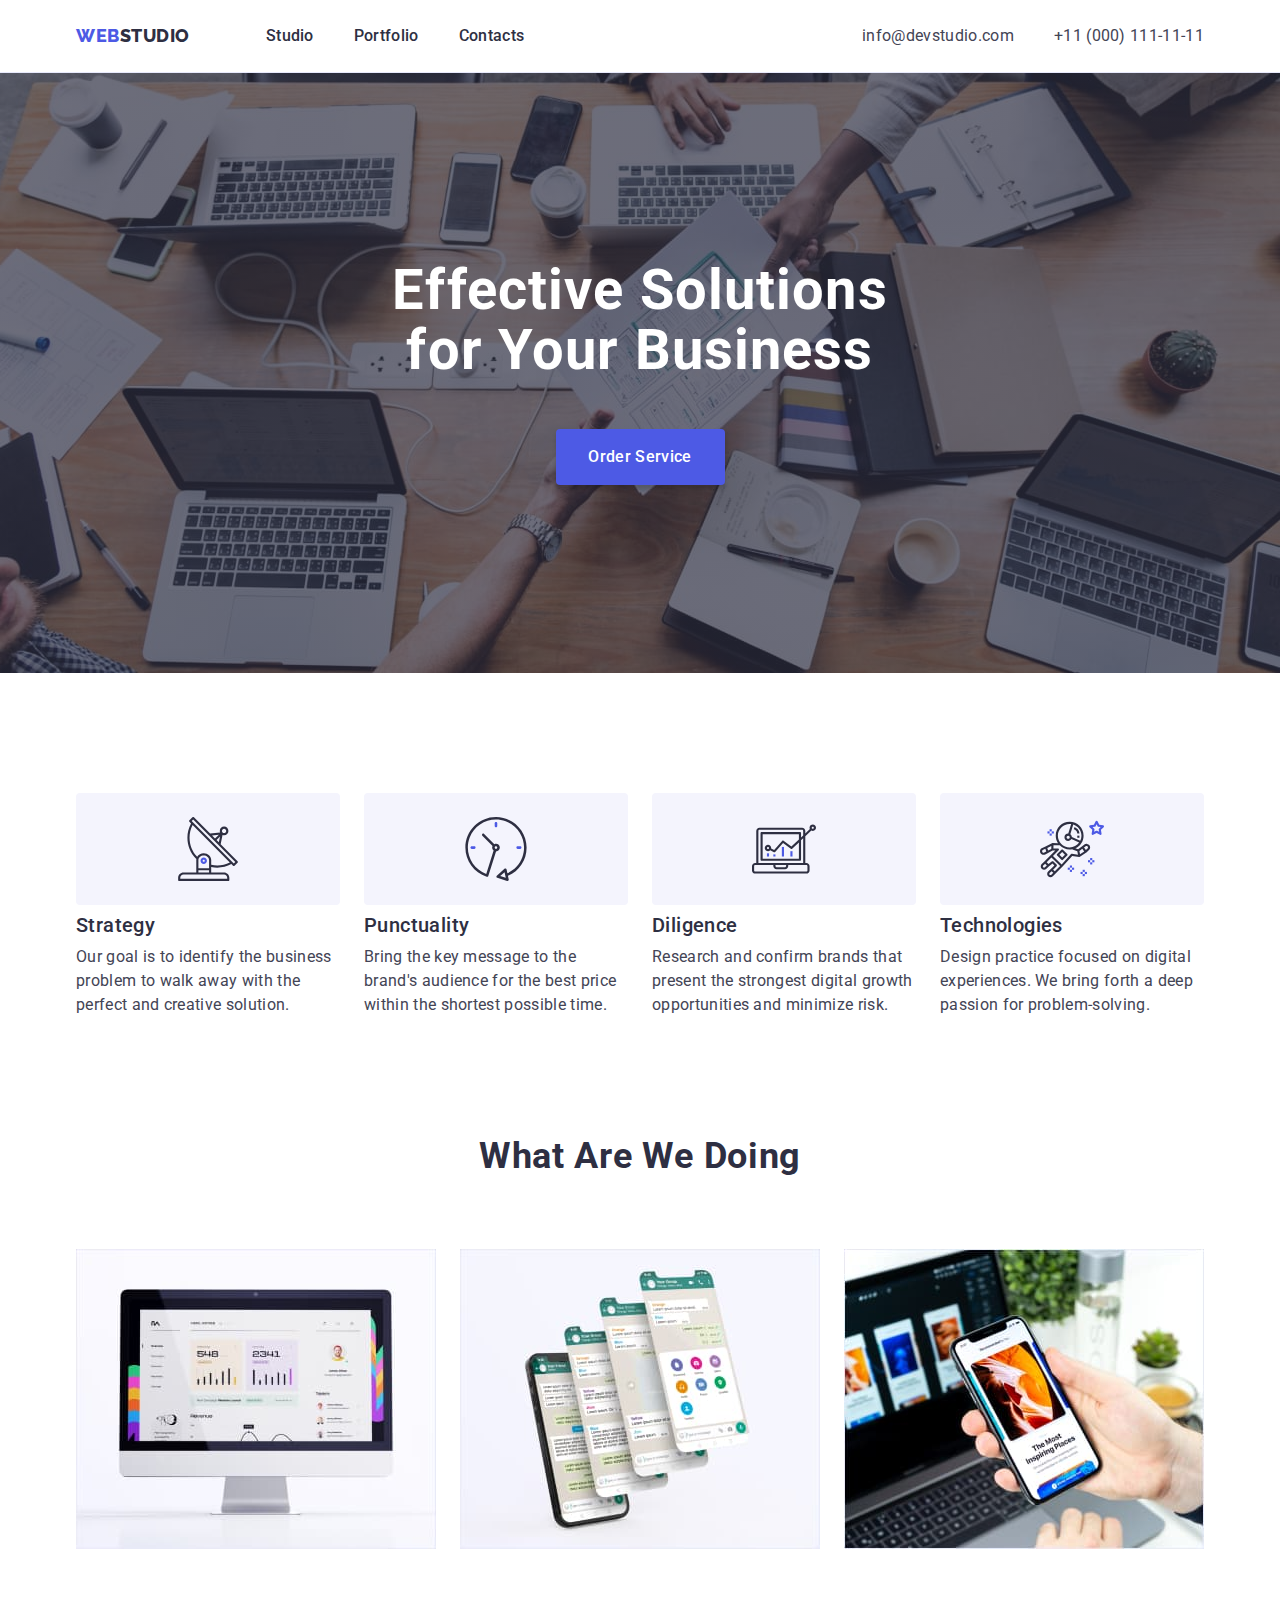
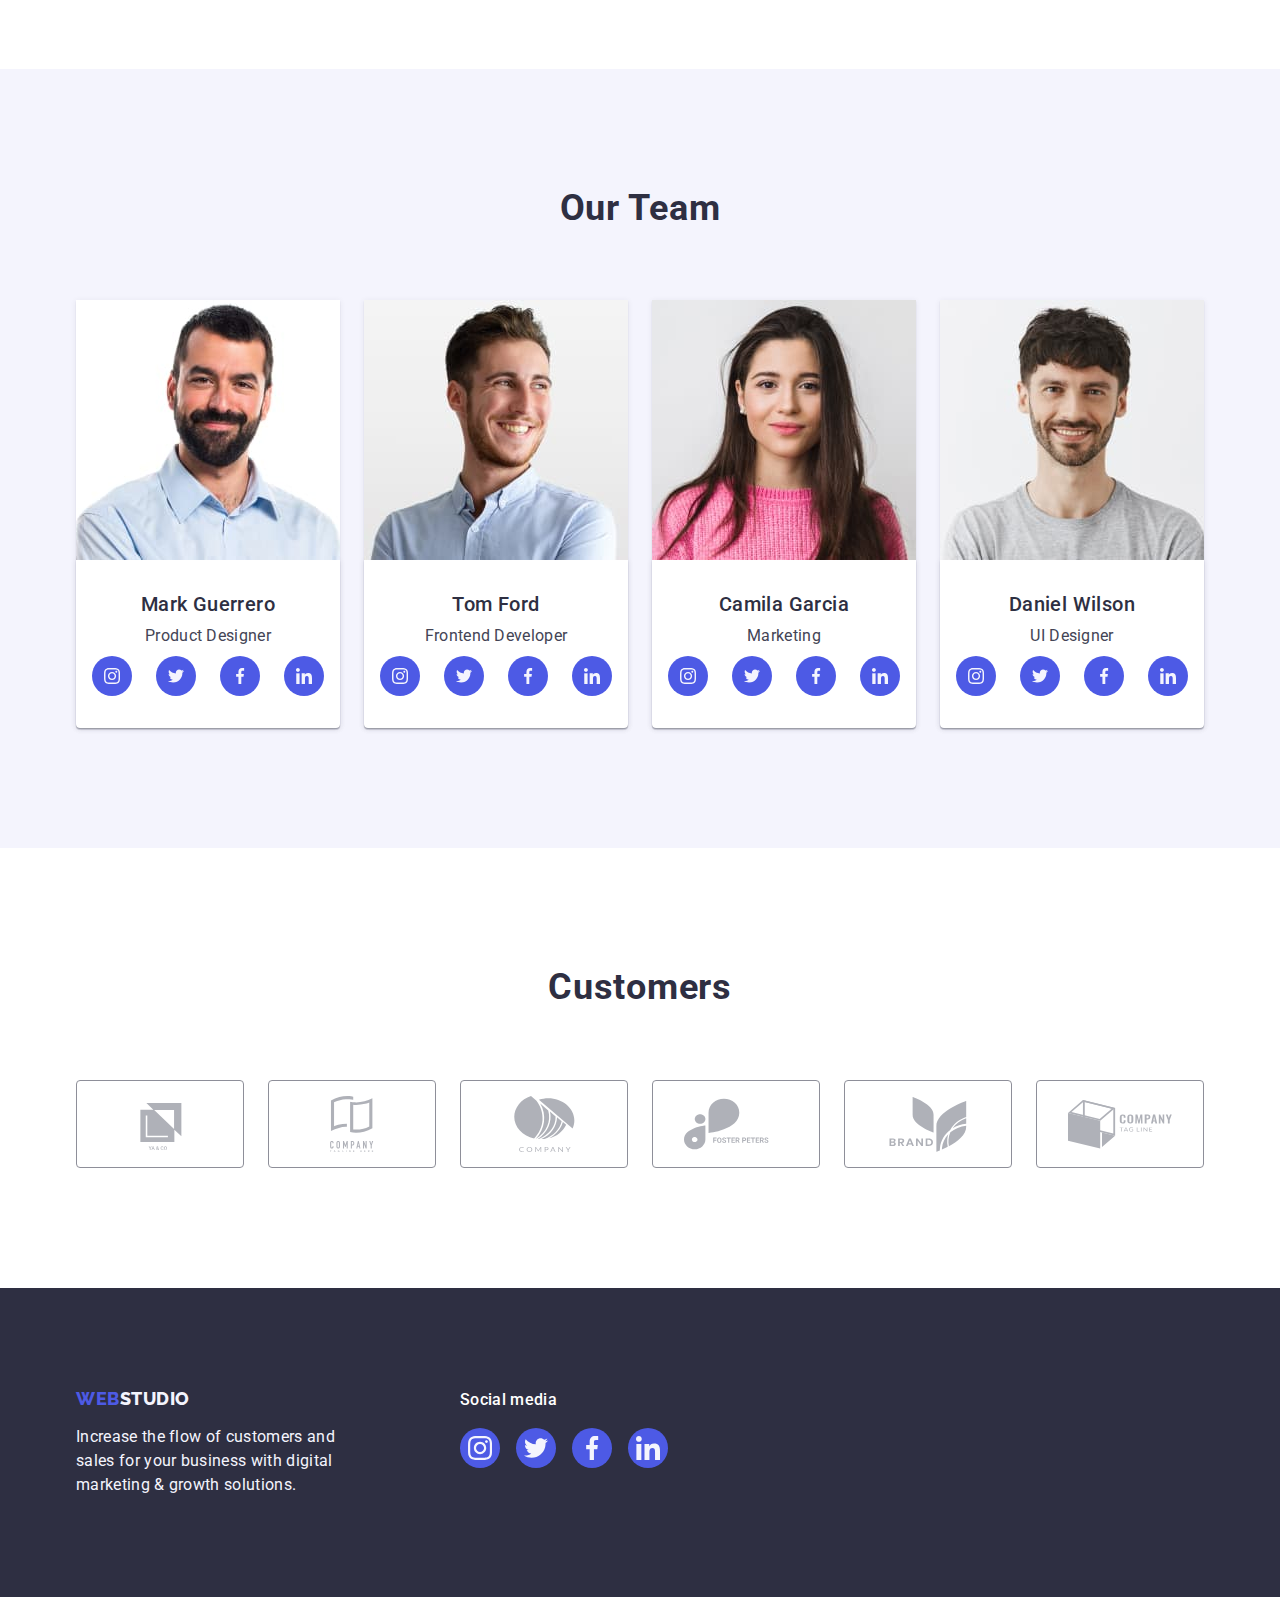
<file: index.html>
<!DOCTYPE html>
<html lang="en">
  <head>
    <meta charset="UTF-8" />
    <meta http-equiv="X-UA-Compatible" content="IE=edge" />
    <meta name="viewport" content="width=device-width, initial-scale=1.0" />
    <title>WebStudio</title>
    <link rel="preconnect" href="https://fonts.googleapis.com" />
    <link rel="preconnect" href="https://fonts.gstatic.com" crossorigin />
    <link
      href="https://fonts.googleapis.com/css2?family=Raleway:wght@800&family=Roboto:wght@400;500;700;900&display=swap"
      rel="stylesheet"
    />
    <link
      rel="stylesheet"
      href="https://cdnjs.cloudflare.com/ajax/libs/modern-normalize/1.1.0/modern-normalize.min.css"
    />
    <link rel="stylesheet" href="./css/styles.css" />
  </head>
  <body>
    <!-- Header -->
    <header class="header">
      <div class="container header-container">
        <nav class="header-nav">
          <a class="logo link" href="./index.html">Web<span class="logo-part">Studio</span></a>
          <ul class="site-nav list">
            <li class="site-nav-item"><a class="link" href="./index.html">Studio</a></li>
            <li class="site-nav-item"><a class="link" href="./portfolio.html">Portfolio</a></li>
            <li class="site-nav-item"><a class="link" href="">Contacts</a></li>
          </ul>
        </nav>
        <address class="address">
          <ul class="list address-list">
            <li class="address-item">
              <a class="address-link link" href="mailto:info@devstudio.com">info@devstudio.com</a>
            </li>
            <li class="address-item">
              <a class="address-link link" href="tel:+110001111111">+11 (000) 111-11-11</a>
            </li>
          </ul>
        </address>
      </div>
    </header>
    <main>
      <!-- Hero section -->
      <section class="hero">
        <div class="container hero-container">
          <h1 class="hero-title">Effective Solutions for Your Business</h1>
          <button type="button" class="button">Order Service</button>
        </div>
      </section>
      <!-- Our advantages -->
      <section class="section">
        <div class="container">
          <h2 class="section-title visually-hidden">Our advantages</h2>
          <ul class="advantage-list list">
            <li class="advantage-item">
              <div class="advantage-icon-wrap">
                <svg class="advantage-icon" width="64" height="64">
                  <use href="./images/icon.svg#icon-antenna"></use>
                </svg>
              </div>
              <h3 class="title">Strategy</h3>
              <p class="text">
                Our goal is to identify the business problem to walk away with the perfect and
                creative solution.
              </p>
            </li>
            <li class="advantage-item">
              <div class="advantage-icon-wrap">
                <svg class="advantage-icon" width="64" height="64">
                  <use href="./images/icon.svg#icon-clock"></use>
                </svg>
              </div>
              <h3 class="title">Punctuality</h3>
              <p class="text">
                Bring the key message to the brand's audience for the best price within the shortest
                possible time.
              </p>
            </li>
            <li class="advantage-item">
              <div class="advantage-icon-wrap">
                <svg class="advantage-icon" width="64" height="64">
                  <use href="./images/icon.svg#icon-diagram"></use>
                </svg>
              </div>
              <h3 class="title">Diligence</h3>
              <p class="text">
                Research and confirm brands that present the strongest digital growth opportunities
                and minimize risk.
              </p>
            </li>
            <li class="advantage-item">
              <div class="advantage-icon-wrap">
                <svg class="advantage-icon" width="64" height="64">
                  <use href="./images/icon.svg#icon-astronaut"></use>
                </svg>
              </div>
              <h3 class="title">Technologies</h3>
              <p class="text">
                Design practice focused on digital experiences. We bring forth a deep passion for
                problem-solving.
              </p>
            </li>
          </ul>
        </div>
      </section>
      <!--What are we doing  -->
      <section class="section section-work">
        <div class="container">
          <h2 class="section-title">What are we doing</h2>
          <ul class="list-work list">
            <li class="work-item">
              <img
                src="./images/work/work-1.jpg"
                alt="Monitor with image"
                width="360"
                height="300"
              />
            </li>
            <li class="work-item">
              <img
                src="./images/work/work-2.jpg"
                alt="Smartphone with open app"
                width="360"
                height="300"
              />
            </li>
            <li class="work-item">
              <img
                src="./images/work/work-3.jpg"
                alt="Browse smartphone"
                width="360"
                height="300"
              />
            </li>
          </ul>
        </div>
      </section>
      <!-- Our team -->
      <section class="section section-team">
        <div class="container">
          <h2 class="section-title">Our Team</h2>
          <ul class="team-list list">
            <li class="team-item">
              <img
                src="./images/our-team/our-team-1.jpg"
                alt="Mark Guerrero"
                width="264"
                height="260"
              />
              <div class="card-content-wrapper">
                <h3 class="title">Mark Guerrero</h3>
                <p class="text">Product Designer</p>
                <ul class="social-list list">
                  <li class="social-list-item">
                    <a href="" class="social-list-link">
                      <svg class="social-list-icon" width="16" height="16">
                        <use href="./images/icon.svg#icon-instagram"></use>
                      </svg>
                    </a>
                  </li>
                  <li class="social-list-item">
                    <a href="" class="social-list-link">
                      <svg class="social-list-icon" width="16" height="16">
                        <use href="./images/icon.svg#icon-twitter"></use>
                      </svg>
                    </a>
                  </li>
                  <li class="social-list-item">
                    <a href="" class="social-list-link">
                      <svg class="social-list-icon" width="16" height="16">
                        <use href="./images/icon.svg#icon-facebook"></use>
                      </svg>
                    </a>
                  </li>
                  <li class="social-list-item">
                    <a href="" class="social-list-link">
                      <svg class="social-list-icon" width="16" height="16">
                        <use href="./images/icon.svg#icon-linkedin"></use>
                      </svg>
                    </a>
                  </li>
                </ul>
              </div>
            </li>
            <li class="team-item">
              <img src="./images/our-team/our-team-2.jpg" alt="Tom Ford" width="264" height="260" />
              <div class="card-content-wrapper">
                <h3 class="title">Tom Ford</h3>
                <p class="text">Frontend Developer</p>
                <ul class="social-list list">
                  <li class="social-list-item">
                    <a href="" class="social-list-link">
                      <svg class="social-list-icon" width="16" height="16">
                        <use href="./images/icon.svg#icon-instagram"></use>
                      </svg>
                    </a>
                  </li>
                  <li class="social-list-item">
                    <a href="" class="social-list-link">
                      <svg class="social-list-icon" width="16" height="16">
                        <use href="./images/icon.svg#icon-twitter"></use>
                      </svg>
                    </a>
                  </li>
                  <li class="social-list-item">
                    <a href="" class="social-list-link">
                      <svg class="social-list-icon" width="16" height="16">
                        <use href="./images/icon.svg#icon-facebook"></use>
                      </svg>
                    </a>
                  </li>
                  <li class="social-list-item">
                    <a href="" class="social-list-link">
                      <svg class="social-list-icon" width="16" height="16">
                        <use href="./images/icon.svg#icon-linkedin"></use>
                      </svg>
                    </a>
                  </li>
                </ul>
              </div>
            </li>
            <li class="team-item">
              <img
                src="./images/our-team/our-team-3.jpg"
                alt="Camila Garcia"
                width="264"
                height="260"
              />
              <div class="card-content-wrapper">
                <h3 class="title">Camila Garcia</h3>
                <p class="text">Marketing</p>
                <ul class="social-list list">
                  <li class="social-list-item">
                    <a href="" class="social-list-link">
                      <svg class="social-list-icon" width="16" height="16">
                        <use href="./images/icon.svg#icon-instagram"></use>
                      </svg>
                    </a>
                  </li>
                  <li class="social-list-item">
                    <a href="" class="social-list-link">
                      <svg class="social-list-icon" width="16" height="16">
                        <use href="./images/icon.svg#icon-twitter"></use>
                      </svg>
                    </a>
                  </li>
                  <li class="social-list-item">
                    <a href="" class="social-list-link">
                      <svg class="social-list-icon" width="16" height="16">
                        <use href="./images/icon.svg#icon-facebook"></use>
                      </svg>
                    </a>
                  </li>
                  <li class="social-list-item">
                    <a href="" class="social-list-link">
                      <svg class="social-list-icon" width="16" height="16">
                        <use href="./images/icon.svg#icon-linkedin"></use>
                      </svg>
                    </a>
                  </li>
                </ul>
              </div>
            </li>
            <li class="team-item">
              <img
                src="./images/our-team/our-team-4.jpg"
                alt="Daniel Wilson"
                width="264"
                height="260"
              />
              <div class="card-content-wrapper">
                <h3 class="title">Daniel Wilson</h3>
                <p class="text">UI Designer</p>
                <ul class="social-list list">
                  <li class="social-list-item">
                    <a href="" class="social-list-link">
                      <svg class="social-list-icon" width="16" height="16">
                        <use href="./images/icon.svg#icon-instagram"></use>
                      </svg>
                    </a>
                  </li>
                  <li class="social-list-item">
                    <a href="" class="social-list-link">
                      <svg class="social-list-icon" width="16" height="16">
                        <use href="./images/icon.svg#icon-twitter"></use>
                      </svg>
                    </a>
                  </li>
                  <li class="social-list-item">
                    <a href="" class="social-list-link">
                      <svg class="social-list-icon" width="16" height="16">
                        <use href="./images/icon.svg#icon-facebook"></use>
                      </svg>
                    </a>
                  </li>
                  <li class="social-list-item">
                    <a href="" class="social-list-link">
                      <svg class="social-list-icon" width="16" height="16">
                        <use href="./images/icon.svg#icon-linkedin"></use>
                      </svg>
                    </a>
                  </li>
                </ul>
              </div>
            </li>
          </ul>
        </div>
      </section>

      <!-- Section Customers -->

      <section class="section section-customers">
        <div class="container">
          <h2 class="section-title">Customers</h2>
          <ul class="customers-list list">
            <li class="customers-list-item">
              <a href="" class="customers-list-link">
                <svg class="customers-list-icon" width="104" height="56">
                  <use href="./images/icon.svg#icon-logo-1"></use>
                </svg>
              </a>
            </li>
            <li class="customers-list-item">
              <a href="" class="customers-list-link">
                <svg class="customers-list-icon" width="104" height="56">
                  <use href="./images/icon.svg#icon-logo-2"></use>
                </svg>
              </a>
            </li>
            <li class="customers-list-item">
              <a href="" class="customers-list-link">
                <svg class="customers-list-icon" width="104" height="56">
                  <use href="./images/icon.svg#icon-logo-3"></use>
                </svg>
              </a>
            </li>
            <li class="customers-list-item">
              <a href="" class="customers-list-link">
                <svg class="customers-list-icon" width="104" height="56">
                  <use href="./images/icon.svg#icon-logo-4"></use>
                </svg>
              </a>
            </li>
            <li class="customers-list-item">
              <a href="" class="customers-list-link">
                <svg class="customers-list-icon" width="104" height="56">
                  <use href="./images/icon.svg#icon-logo-5"></use>
                </svg>
              </a>
            </li>
            <li class="customers-list-item">
              <a href="" class="customers-list-link">
                <svg class="customers-list-icon" width="104" height="56">
                  <use href="./images/icon.svg#icon-logo-6"></use>
                </svg>
              </a>
            </li>
          </ul>
        </div>
      </section>
    </main>
    <!-- footer -->
    <footer class="footer">
      <div class="container footer-container">
        <div class="logo-wrap">
          <a class="logo link" href="./index.html">Web<span class="logo-part">Studio</span></a>
          <p class="text">
            Increase the flow of customers and sales for your business with digital marketing &
            growth solutions.
          </p>
        </div>

        <div class="social-list-wrap">
          <p class="social-title">Social media</p>
          <ul class="social-list list">
            <li class="social-list-item">
              <a href="" class="social-list-link">
                <svg class="social-list-icon" width="24" height="24">
                  <use href="./images/icon.svg#icon-instagram"></use>
                </svg>
              </a>
            </li>
            <li class="social-list-item">
              <a href="" class="social-list-link">
                <svg class="social-list-icon" width="24" height="24">
                  <use href="./images/icon.svg#icon-twitter"></use>
                </svg>
              </a>
            </li>
            <li class="social-list-item">
              <a href="" class="social-list-link">
                <svg class="social-list-icon" width="24" height="24">
                  <use href="./images/icon.svg#icon-facebook"></use>
                </svg>
              </a>
            </li>
            <li class="social-list-item">
              <a href="" class="social-list-link">
                <svg class="social-list-icon" width="24" height="24">
                  <use href="./images/icon.svg#icon-linkedin"></use>
                </svg>
              </a>
            </li>
          </ul>
        </div>
      </div>
    </footer>
  </body>
</html>
</file>
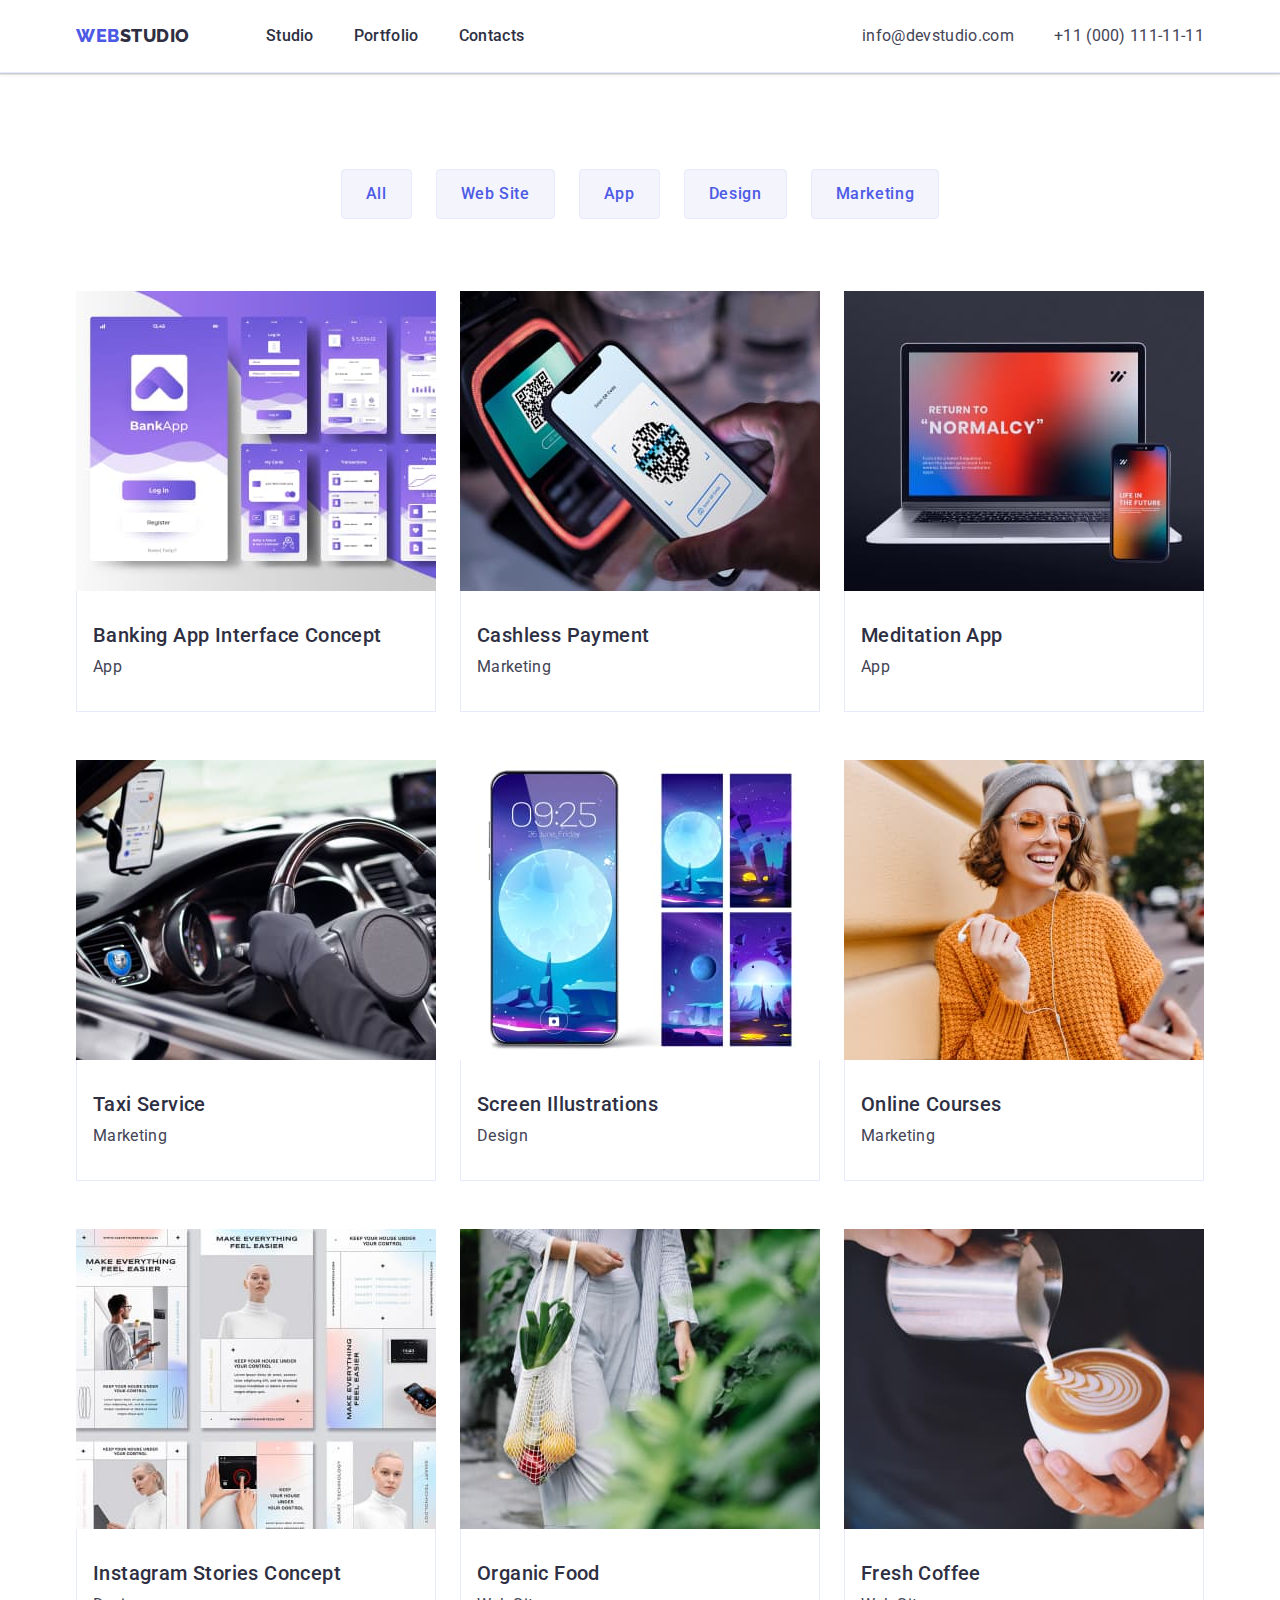
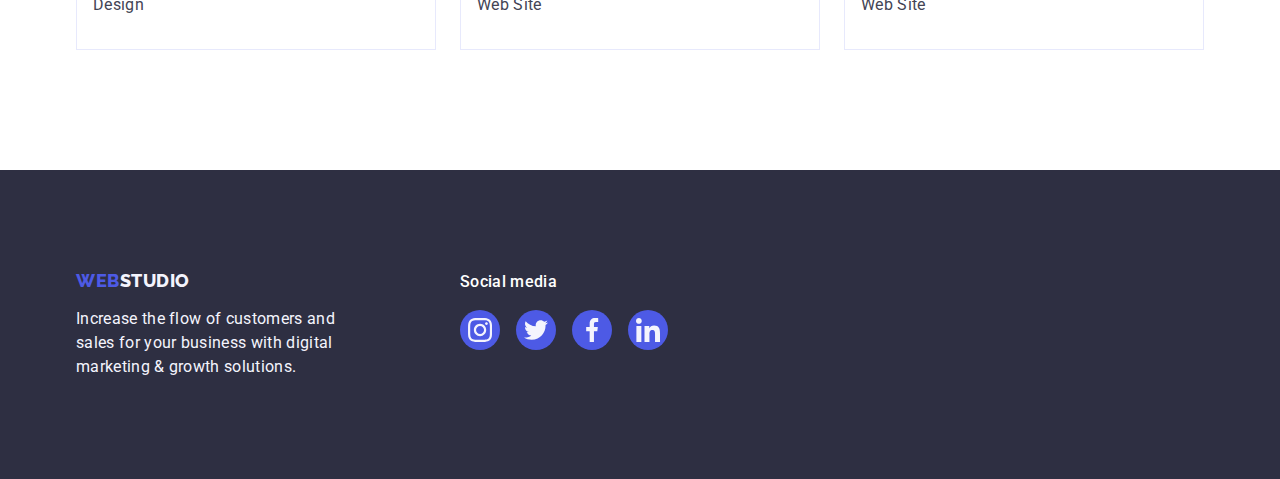
<file: portfolio.html>
<!DOCTYPE html>
<html lang="en">
  <head>
    <meta charset="UTF-8" />
    <meta http-equiv="X-UA-Compatible" content="IE=edge" />
    <meta name="viewport" content="width=device-width, initial-scale=1.0" />
    <title>WebStudio</title>
    <link rel="preconnect" href="https://fonts.googleapis.com" />
    <link rel="preconnect" href="https://fonts.gstatic.com" crossorigin />
    <link
      href="https://fonts.googleapis.com/css2?family=Raleway:wght@800&family=Roboto:wght@400;500;700;900&display=swap"
      rel="stylesheet"
    />
    <link
      rel="stylesheet"
      href="https://cdnjs.cloudflare.com/ajax/libs/modern-normalize/1.1.0/modern-normalize.min.css"
    />
    <link rel="stylesheet" href="./css/styles.css" />
  </head>
  <body>
    <!-- Header -->
    <header class="header">
      <div class="container header-container">
        <nav class="header-nav">
          <a class="logo link" href="./index.html">Web<span class="logo-part">Studio</span></a>
          <ul class="site-nav list">
            <li class="site-nav-item"><a class="link" href="./index.html">Studio</a></li>
            <li class="site-nav-item"><a class="link" href="./portfolio.html">Portfolio</a></li>
            <li class="site-nav-item"><a class="link" href="">Contacts</a></li>
          </ul>
        </nav>
        <address class="address">
          <ul class="list address-list">
            <li class="address-item">
              <a class="address-link link" href="mailto:info@devstudio.com">info@devstudio.com</a>
            </li>
            <li class="address-item">
              <a class="address-link link" href="tel:+110001111111">+11 (000) 111-11-11</a>
            </li>
          </ul>
        </address>
      </div>
    </header>
    <main>
      <section class="section-portfolio">
        <div class="container">
        <h1 class="visually-hidden">Portfolio</h1>
        <ul class="button-list list">
          <li class="button-item"><button type="button" class="btn">All</button></li>
          <li class="button-item"><button type="button" class="btn">Web Site</button></li>
          <li class="button-item"><button type="button" class="btn">App</button></li>
          <li class="button-item"><button type="button" class="btn">Design</button></li>
          <li class="button-item"><button type="button" class="btn">Marketing</button></li>
        </ul>
        <ul class="portfolio-list list">
          <li class="portfolio-item">
            <a href="" class="link portfolio-link">
              <img
                src="./images/projects/project-card-1.jpg"
                alt="Banking App Interface Concept"
                width="360"
                height="300"
              />
              <div class="card-content-wrap">
              <h2 class="card-title">Banking App Interface Concept</h2>
              <p class="text">App</p>
              </div>
            </a>
          </li>
          <li class="portfolio-item">
            <a href="" class="link portfolio-link"
              ><img
                src="./images/projects/project-card-2.jpg"
                alt="Reading a qr code with smartphone"
                width="360"
                height="300"
              />
              <div class="card-content-wrap">
                <h2 class="card-title">Cashless Payment</h2>
                <p class="text">Marketing</p>
              </div>
            </a>
          </li>
          <li class="portfolio-item">
            <a href="" class="link portfolio-link"
              ><img
                src="./images/projects/project-card-3.jpg"
                alt="Aplication on the screen of laptop and smartphone"
                width="360"
                height="300"
              />
              <div class="card-content-wrap">
              <h2 class="card-title">Meditation App</h2>
              <p class="text">App</p>
              </div>
            </a>
          </li>
          <li class="portfolio-item">
            <a href="" class="link portfolio-link"
              ><img
                src="./images/projects/project-card-4.jpg"
                alt="Driver driving a car"
                width="360"
                height="300"
              />
            <div class="card-content-wrap">
              <h2 class="card-title">Taxi Service</h2>
              <p class="text">Marketing</p>
            </div>
            </a>
          </li>
          <li class="portfolio-item" >
            <a href="" class="link portfolio-link"
              ><img
                src="./images/projects/project-card-5.jpg"
                alt="Screen Illustrations for smartphone"
                width="360"
                height="300"
              />
              <div class="card-content-wrap">
              <h2 class="card-title">Screen Illustrations</h2>
              <p class="text">Design</p>
            </div>
            </a>
          </li>
          <li class="portfolio-item">
            <a href="" class="link portfolio-link"
              ><img
                src="./images/projects/project-card-6.jpg"
                alt="Girl with headphones"
                width="360"
                height="300"
              />
              <div class="card-content-wrap">
              <h2 class="card-title">Online Courses</h2>
              <p class="text">Marketing</p>
            </div>
            </a>
          </li>
          <li class="portfolio-item" >
            <a href="" class="link portfolio-link"
              ><img
                src="./images/projects/project-card-7.jpg"
                alt="Instagram Stories Concept Illustrations"
                width="360"
                height="300"
              />
              <div class="card-content-wrap">
              <h2 class="card-title">Instagram Stories Concept</h2>
              <p class="text">Design</p>
            </div>
            </a>
          </li>
          <li class="portfolio-item">
            <a href="" class="link portfolio-link"
              ><img
                src="./images/projects/project-card-8.jpg"
                alt="Woman carrying food in a bag"
                width="360"
                height="300"
              />
              <div class="card-content-wrap">
              <h2 class="card-title">Organic Food</h2>
              <p class="text">Web Site</p>
            </div>
            </a>
          </li>
          <li class="portfolio-item" >
            <a href="" class="link portfolio-link"
              ><img
                src="./images/projects/project-card-9.jpg"
                alt="Milk is poured into a cup of coffee"
                width="360"
                height="300"
              />
              <div class="card-content-wrap">
              <h2 class="card-title">Fresh Coffee</h2>
              <p class="text">Web Site</p>
            </div>
            </a>
          </li>
        </ul>
      </div>
      </section>
    </main>
    <!-- footer -->
    <footer class="footer">
      <div class="container footer-container">
        <div class="logo-wrap">
        <a class="logo link" href="./index.html">Web<span class="logo-part">Studio</span></a>
        <p class="text">
          Increase the flow of customers and sales for your business with digital marketing & growth
          solutions.
        </p>
      </div>
      
        <div class="social-list-wrap">
          <p class="social-title">Social media</p>
          <ul class="social-list list">
            <li class="social-list-item">
              <a href="" class="social-list-link">
                <svg class="social-list-icon" width="24" height="24">
                  <use href="./images/icon.svg#icon-instagram"></use>
                </svg>
              </a>
            </li>
            <li class="social-list-item">
              <a href="" class="social-list-link">
                <svg class="social-list-icon" width="24" height="24">
                  <use href="./images/icon.svg#icon-twitter"></use>
                </svg>
              </a>
            </li>
            <li class="social-list-item">
              <a href="" class="social-list-link">
                <svg class="social-list-icon" width="24" height="24">
                  <use href="./images/icon.svg#icon-facebook"></use>
                </svg>
              </a>
            </li>
            <li class="social-list-item">
              <a href="" class="social-list-link">
                <svg class="social-list-icon" width="24" height="24">
                  <use href="./images/icon.svg#icon-linkedin"></use>
                </svg>
              </a>
            </li>
          </ul>
        </div>
      </div>
    </footer>
  </body>
</html>
</file>
<file: css/styles.css>
:root {
  --primary-text-color: #434455;
  --title-text-color: #2e2f42;
  --accent-text-color: #404bbf;
  --logo-text-color: #4d5ae5;
  --primary-white-color: #ffffff;
  --footer-logo-part-color: #f4f4fd;
  --footer-social-link-color: #31d0aa;
}

h1,
h2,
h3,
p {
  margin-top: 0;
  margin-bottom: 0;
}

ul {
  margin-top: 0;
  margin-bottom: 0;
  padding-left: 0;
}
img {
  display: block;
  max-width: 100%;
  height: auto;
}

.visually-hidden {
  position: absolute;
  width: 1px;
  height: 1px;
  margin: -1px;
  border: 0;
  padding: 0;
  white-space: nowrap;
  clip-path: inset(100%);
  clip: rect(0 0 0 0);
  overflow: hidden;
}

.header {
  border-bottom: 1px solid #e7e9fc;
  box-shadow: 0px 2px 1px rgba(46, 47, 66, 0.08), 0px 1px 1px rgba(46, 47, 66, 0.16),
    0px 1px 6px rgba(46, 47, 66, 0.08);
}
.container {
  width: 1158px;
  margin-left: auto;
  margin-right: auto;
  padding: 0 15px;
}
.header-container {
  display: flex;
  justify-content: space-between;
  align-items: center;
}
body {
  font-family: 'Roboto', sans-serif;
  color: var(--primary-text-color);
  background-color: var(--primary-white-color);
}

.list {
  list-style: none;
}

.link {
  text-decoration: none;
}

/* Logo */

.logo {
  font-family: 'Raleway', sans-serif;
  font-weight: 800;
  font-size: 18px;
  line-height: 1.17;
  letter-spacing: 0.03em;
  text-transform: uppercase;
  color: var(--logo-text-color);
  margin-right: 76px;
  align-items: center;
}

.logo-part {
  color: var(--title-text-color);
}

.header-nav {
  display: flex;
  align-items: center;
  margin-right: auto;
}

/* Site-nav */

.site-nav {
  display: flex;
  align-items: center;
  gap: 40px;
}
.site-nav .link {
  font-weight: 500;
  font-size: 16px;
  line-height: calc(24 / 16);
  letter-spacing: 0.02em;
  color: var(--title-text-color);
}

.site-nav-item {
  padding: 24px 0;
}

.site-nav .link:hover,
.site-nav .link:focus {
  color: var(--accent-text-color);
}

.site-nav-item > .link {
  padding: 24px 0;
}

.address {
  font-style: normal;
}

.address-list {
  display: flex;
  align-items: center;
  gap: 40px;
}

.address-link {
  font-weight: 400;
  font-size: 16px;
  line-height: calc(24 / 16);
  letter-spacing: 0.02em;
  color: var(--primary-text-color);
}

.address-link:hover,
.address-link:focus {
  color: var(--accent-text-color);
}

/* Hero */

.hero {
  background-color: var(--title-text-color);
  padding: 188px 0;
  background-image: linear-gradient(rgba(46, 47, 66, 0.7), rgba(46, 47, 66, 0.7)),
    url(../images/people-office-1.jpg);
  max-width: 1440px;
  margin: 0 auto;
  background-repeat: no-repeat;
  background-position: center;
  background-size: cover;
}

.hero-title {
  font-weight: 700;
  font-size: 56px;
  line-height: 1.07;
  text-align: center;
  letter-spacing: 0.02em;
  color: var(--primary-white-color);
  margin: 0 auto 48px;
  max-width: 496px;
  height: 120px;
}

.hero-container {
  display: flex;
  flex-direction: column;
  align-items: center;
}

.button {
  font-family: inherit;
  font-weight: 500;
  font-size: 16px;
  line-height: calc(24 / 16);
  letter-spacing: 0.04em;
  color: var(--primary-white-color);
  background-color: var(--logo-text-color);
  cursor: pointer;
  letter-spacing: 0.02em;
  padding: 16px 32px;
  box-shadow: 0px 4px 4px rgba(0, 0, 0, 0.15);
  border-radius: 4px;
  min-width: 169px;
  height: 56px;
  border: none;
  margin: 0 auto;
}

.button:hover,
.button:focus {
  background-color: var(--accent-text-color);
}

.section {
  padding-top: 120px;
  padding-bottom: 120px;
}

/* Advantage */

.advantage-list {
  display: flex;
  gap: 24px;
}

.advantage-list .title {
  font-weight: 500;
  font-size: 20px;
  line-height: calc(24 / 20);
  letter-spacing: 0.02em;
  color: var(--title-text-color);
  margin-bottom: 8px;
}

.advantage-list > .advantage-item {
  flex-basis: calc((100% - 3 * 24px) / 4);
  justify-content: center;
  display: flex;
  flex-direction: column;
}

.advantage-list .text {
  font-size: 16px;
  line-height: calc(24 / 16);
  letter-spacing: 0.02em;
}

.advantage-icon-wrap {
  background-color: var(--footer-logo-part-color);
  border-radius: 4px;
  margin-bottom: 8px;
  display: flex;
  align-items: center;
  justify-content: center;
  height: 112px;
  width: 100%;
}

/* what are we doing */

.section-work {
  padding-top: 0;
}
.section-title {
  font-weight: 700;
  font-size: 36px;
  line-height: 1.1;
  text-align: center;
  letter-spacing: 0.02em;
  text-transform: capitalize;
  color: var(--title-text-color);
  margin-bottom: 72px;
}

.list-work {
  display: flex;
  justify-content: space-between;
  margin-top: 72px;
  gap: 24px;
}

.work-item {
  width: calc((100% - 48) / 3);
}

/* Our team */

.section-team {
  background-color: var(--footer-logo-part-color);
}

.team-item {
  background-color: var(--primary-white-color);
  width: calc((100% - 72) / 4);
  box-shadow: 0px 1px 6px rgba(46, 47, 66, 0.08), 0px 1px 1px rgba(46, 47, 66, 0.16),
    0px 2px 1px rgba(46, 47, 66, 0.08);
  border-radius: 0px 0px 4px 4px;
}

.team-list .title {
  font-weight: 500;
  font-size: 20px;
  line-height: calc(24 / 20);
  letter-spacing: 0.02em;
  text-align: center;
  color: var(--title-text-color);
  margin-bottom: 8px;
}

.team-list .text {
  font-size: 16px;
  line-height: calc(24 / 16);
  letter-spacing: 0.02em;
  text-align: center;
  color: var(--primary-text-color);
  margin-bottom: 8px;
}

.team-list {
  display: flex;
  justify-content: space-between;
  gap: 24px;
}

.card-content-wrapper {
  box-shadow: 0px 1px 6px rgba(46, 47, 66, 0.08), 0px 1px 1px rgba(46, 47, 66, 0.16),
    0px 2px 1px rgba(46, 47, 66, 0.08);
  border-radius: 0px 0px 4px 4px;
  padding: 32px 0;
}

.social-list {
  display: flex;
  justify-content: center;
  gap: 24px;
}

.social-list-item {
  width: 40px;
  height: 40px;
}

.social-list-link {
  display: flex;
  justify-content: center;
  align-items: center;
  width: 100%;
  height: 100%;
  border-radius: 50%;
  background-color: var(--logo-text-color);
}

.social-list-link:hover,
.social-list-link:focus {
  background-color: var(--accent-text-color);
}

.social-list-icon {
  fill: var(--footer-logo-part-color);
}

/* Customers */

.customers-list {
  display: flex;
  justify-content: space-between;
  gap: 24px;
}

.customers-list-item {
  width: calc((100% - 120px) / 6);
  height: 88px;
}

.customers-list-link {
  width: 100%;
  height: 100%;
  border: 1px solid #8e8f99;
  border-radius: 4px;
  display: flex;
  justify-content: center;
  align-items: center;
  color: #afb1b8;
}

.customers-list-link:hover,
.customers-list-link:focus {
  color: var(--accent-text-color);
  border-color: var(--accent-text-color);
}

.customers-list-icon {
  fill: currentColor;
}

/* Footer */

.footer {
  background-color: var(--title-text-color);
  padding: 100px 0;
}

.footer .logo {
  display: inline-block;
  margin-bottom: 16px;
  margin-right: 0;
}

.footer .logo-part {
  color: var(--footer-logo-part-color);
}

.footer .text {
  font-size: 16px;
  line-height: calc(24 / 16);
  letter-spacing: 0.02em;
  color: var(--footer-logo-part-color);
  max-width: 264px;
}

.footer .social-title {
  font-weight: 500;
  font-size: 16px;
  line-height: calc(24 / 16);
  color: var(--primary-white-color);
  margin-bottom: 16px;
  letter-spacing: 0.02em;
}

.footer .social-list-link:hover,
.footer .social-list-link:focus {
  background-color: var(--footer-social-link-color);
}

.footer-container {
  display: flex;
  align-items: baseline;
  gap: 120px;
}

.footer .social-list {
  gap: 16px;
}

.logo-wrap {
  width: 264px;
}

.social-list-wrap {
  display: inline-flex;
  flex-direction: column;
  width: 208px;
  align-items: baseline;
}

/* Portfolio */

.button-list.list {
  display: flex;
  justify-content: center;
  gap: 24px;
  margin-bottom: 72px;
}

.btn {
  font-family: inherit;
  font-weight: 500;
  font-size: 16px;
  line-height: calc(24 / 16);
  letter-spacing: 0.04em;
  color: var(--logo-text-color);
  background-color: var(--footer-logo-part-color);
  cursor: pointer;
  border: 1px solid #e7e9fc;
  border-radius: 4px;
  padding: 12px 24px;
}

.btn:hover,
.btn:focus {
  color: var(--primary-white-color);
  background-color: var(--accent-text-color);
  box-shadow: 0px 3px 1px rgba(0, 0, 0, 0.1), 0px 2px 1px rgba(0, 0, 0, 0.08),
    0px 2px 2px rgba(0, 0, 0, 0.12);
  border-radius: 4px;
  border: 1px solid transparent;
}

.btn:active {
  color: var(--primary-white-color);
  background-color: var(--accent-text-color);
}

.section-portfolio {
  padding: 96px 0 120px 0;
}

.portfolio-list {
  display: flex;
  flex-wrap: wrap;
  column-gap: 24px;
  row-gap: 48px;
}

.portfolio-list > .portfolio-item {
  width: calc((100% - 48px) / 3);
}

.card-content-wrap {
  border: 1px solid #E7E9FC;
  border-top: none;
  padding: 32px 0 32px 16px;
}

.portfolio-link {
  display: block;
}

.portfolio-link:hover,
.portfolio-link:focus {
  box-shadow: 0px 1px 6px rgba(46, 47, 66, 0.08), 0px 1px 1px rgba(46, 47, 66, 0.16),
    0px 2px 1px rgba(46, 47, 66, 0.08);
}

.portfolio-list .card-title {
  font-weight: 500;
  font-size: 20px;
  line-height: 24px;
  letter-spacing: 0.02em;
  color: var(--title-text-color);
  margin-bottom: 8px;
}

.portfolio-list .text {
  font-size: 16px;
  line-height: calc(24 / 16);
  letter-spacing: 0.02em;
  color: var(--primary-text-color);
}
</file>
